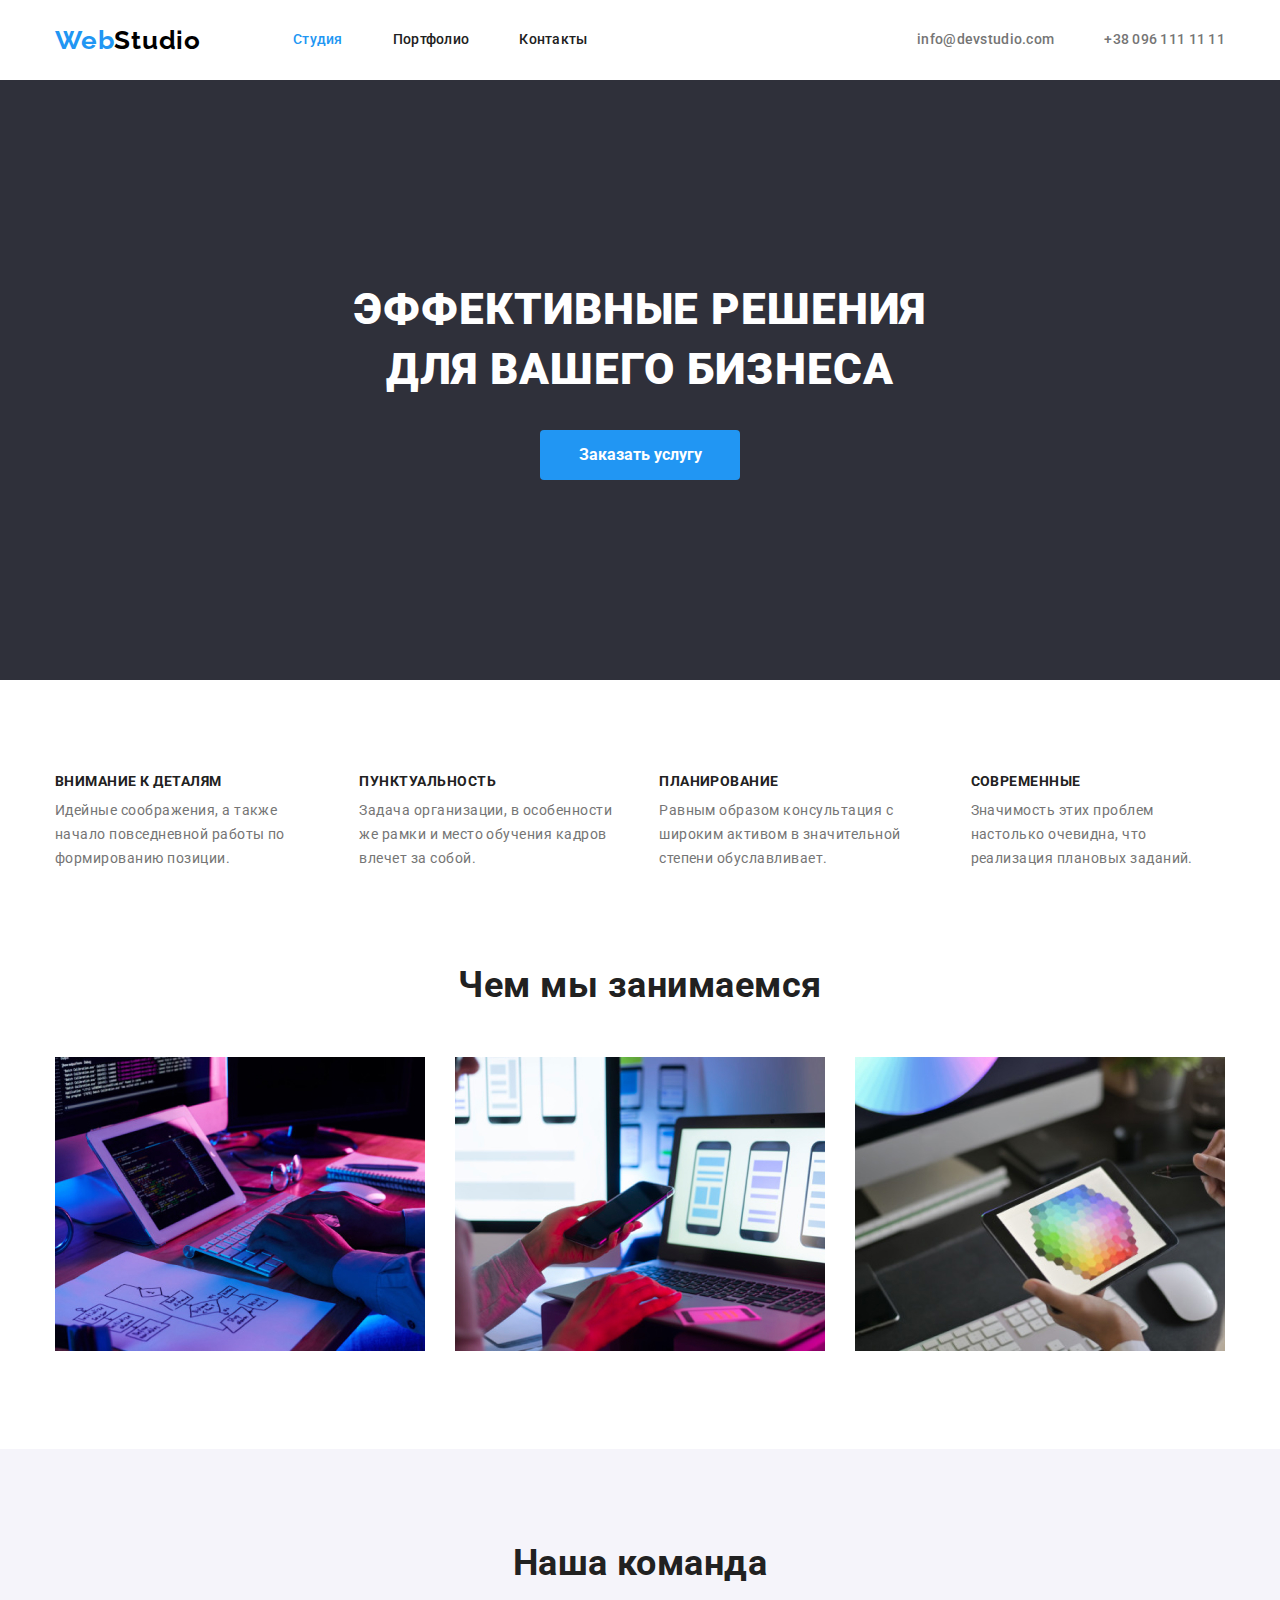
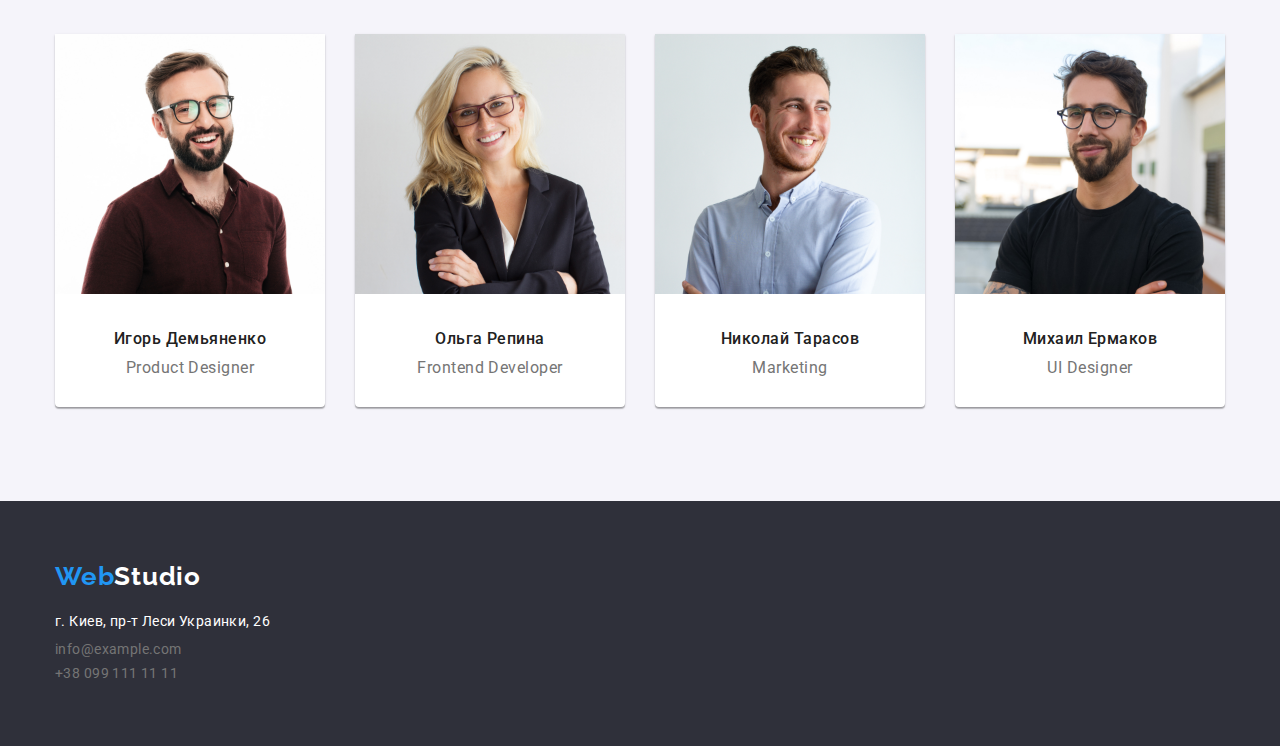
<file: index.html>
<!DOCTYPE html> 
<html lang="ru">
<head>
    <meta charset="UTF-8">
    <meta name="viewport" content="width=device-width, initial-scale=1.0">
    <title>Document</title>
    <link rel="preconnect" href="https://fonts.gstatic.com">
    <link href="https://fonts.googleapis.com/css2?family=Raleway:wght@700&family=Roboto:wght@400;500;700;900&display=swap"
        rel="stylesheet">
    <link rel="stylesheet" href="https://cdnjs.cloudflare.com/ajax/libs/modern-normalize/1.0.0/modern-normalize.min.css">
    <link rel="stylesheet" href="./CSS/style.css">
</head>

<body>
    <!-- навигация в Header-->
    <header class="header">         
    <div class="container">
        <nav class="main-nav">
            <a href="#" class="logo link"><span class="web">Web</span><span class="studio">Studio</span></a>
            <ul class="site-nav list">
                <li class="item"><a class="link current" href="#">Студия</a></li>
                <li class="item"><a class="link" href="./portfolio.html">Портфолио</a></li>
                <li class="item"><a class="link" href="#">Контакты</a></li>
            </ul>
        </nav>
        <div class="auth-nav">
            <a class="adress-header link" href="info@devstudio.com">info@devstudio.com</a>
            <a class="adress-header link" href="+380961111111">+38 096 111 11 11</a> 
        </div>
    </div>
    </header>
    <main>
        <!-- Cекция Герой-->
        <section class="hero">
            <h1 class="hero-title">Эффективные решения<br>
                для вашего бизнеса</h1>
            <button type="button" class="button-hero">Заказать услугу</button>
        </section>
        
        <!-- Секция Сильные стороны-->
        <section class="section">
            <div class="container">
                <h2 class="section-title hidden">Сильные стороны</h2> <!-- Скрытый заголовок-->
            <ul class="advantages list">
                <li class="advantages-list">
                    <h3 class="title">Внимание к деталям</h3>
                    <p class="text">Идейные соображения, а также начало повседневной работы по формированию позиции.</p>
                </li>
                <li class="advantages-list">
                    <h3 class="title">Пунктуальность</h3>
                    <p class="text">Задача организации, в особенности же рамки и место обучения кадров влечет за собой.</p>
                </li>
                <li class="advantages-list">
                    <h3 class="title">Планирование</h3>
                    <p class="text">Равным образом консультация с широким активом в значительной степени обуславливает.</p>
                </li>
                <li class="advantages-list">
                    <h3 class="title">Современные</h3>
                    <p class="text">Значимость этих проблем настолько очевидна, что реализация плановых заданий.</p>
                </li>
            </ul>      
            </div>
        </section>
        
        <!-- Секция Чем мы занимаемся-->
        <section class="section job">
           <div class="container">
            <h2 class="section-title">Чем мы занимаемся</h2>
            <ul class="job-list list">
                <li class="job-foto">
                    <a href="/"><img src="./images/img-1.jpg" alt="делаем верстку" width="370"/></a>
                </li>
                <li class="job-foto">
                    <a href="/"><img src="./images/img-2.jpg" alt="проверяем адаптивность" width="370"/></a>
                </li>
                <li class="job-foto">
                    <a href="/"><img src="./images/img-3.jpg" alt="подбираем палитру" width="370"/></a>
                </li>
            </ul>
           </div>
        </section>

        <!-- Секция Наша команда-->
        <section class="section team">
            <div class="container">
                <h2 class="section-title">Наша команда</h2>
            <ul class="employer list">
                <li class="employer-card">
                    <img class="employer-foto" src="./images/img-team-1.jpg" alt="главный дизайнер" width="270"/>
                    <h3 class="title">Игорь Демьяненко</h3>
                    <p lang="en" class="text">Product Designer</p>
                </li>
                <li class="employer-card">
                    <img class="employer-foto" src="./images/img-team-2.jpg" alt="фрондэенд разработчик" width="270"/>
                    <h3 class="title">Ольга Репина</h3>
                    <p lang="en" class="text">Frontend Developer</p>
                </li>
                <li class="employer-card">
                    <img class="employer-foto" src="./images/img-team-3.jpg" alt="маркетинг" width="270"/>
                    <h3 class="title">Николай Тарасов</h3>
                    <p lang="en" class="text">Marketing</p>
                </li>
                <li class="employer-card">
                    <img class="employer-foto" src="./images/img-team-4.jpg" alt="дизайнер" width="270"/>
                    <h3 class="title">Михаил Ермаков</h3>
                    <p lang="en" class="text">UI Designer</p>
                </li>
            </ul>
            </div>
        </section>
    </main>
    <!-- Подвал -->
    <footer>
        <div class="container footer">
            <a class="logo-footer link" href="#"><span class="web">Web</span><span class="studio-footer">Studio</span></a>  
        <address>
            <span class="adress">г. Киев, пр-т Леси Украинки, 26</span><br/>
            <a class="adress-footer link" href="info@example.com">info@example.com</a><br/>
            <a class="adress-footer link" href="+380991111111">+38 099 111 11 11</a><br/>
        </address>
        </div>
    </footer>
</body>
</html>
</file>
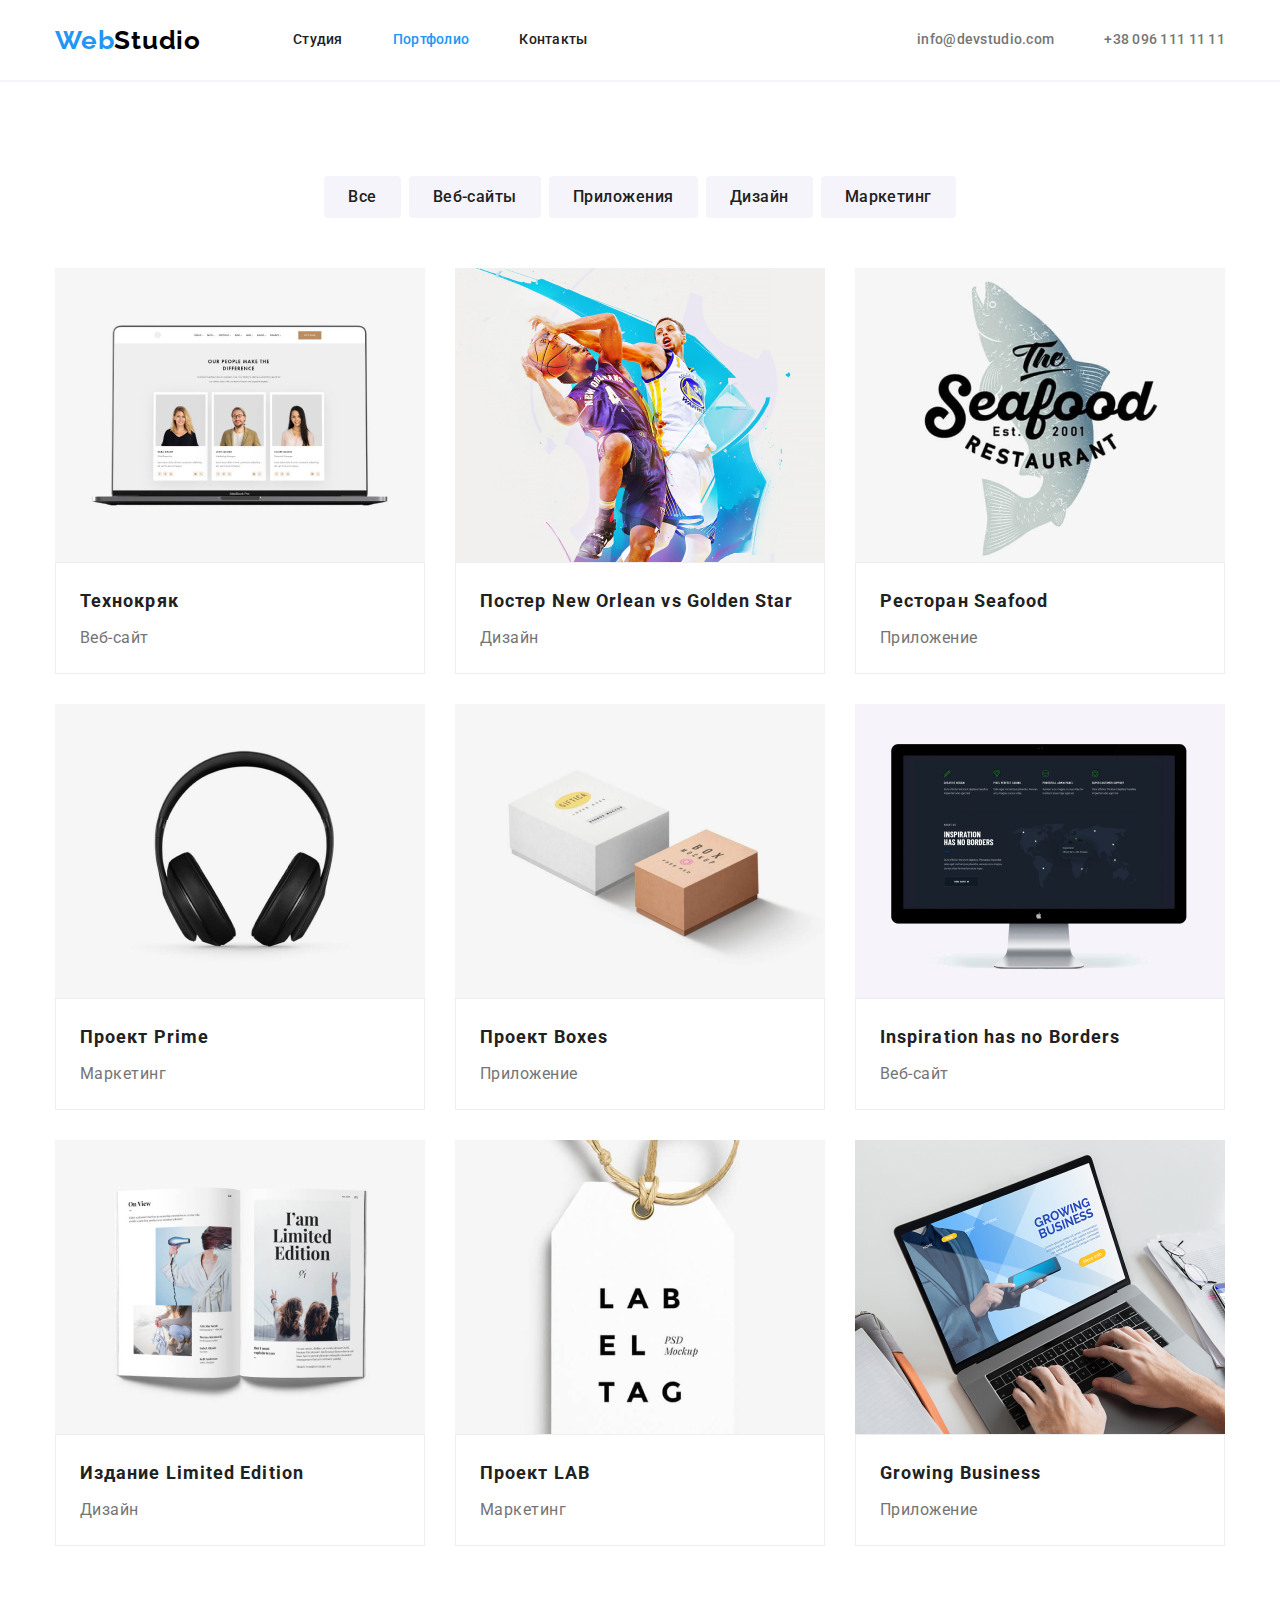
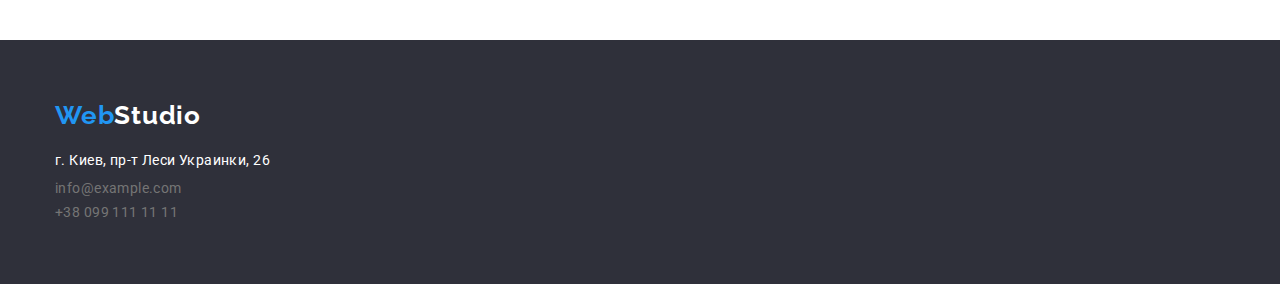
<file: portfolio.html>
<!DOCTYPE html>
<html lang="ru">
<head>
    <meta charset="UTF-8">
    <meta name="viewport" content="width=device-width, initial-scale=1.0">
    <title>Portfolio</title>
    <link rel="preconnect" href="https://fonts.gstatic.com">
    <link href="https://fonts.googleapis.com/css2?family=Raleway:wght@700&family=Roboto:wght@400;500;700;900&display=swap"
        rel="stylesheet">
    <link rel="stylesheet" href="https://cdnjs.cloudflare.com/ajax/libs/modern-normalize/1.0.0/modern-normalize.min.css">
    <link rel="stylesheet" href="./CSS/style.css">
</head>
<body>
    <header class="header line">         
        <div class="container">
            <nav class="main-nav">
                <a href="#" class="logo link"><span class="web">Web</span><span class="studio">Studio</span></a>
                <ul class="site-nav list">
                    <li class="item"><a class="link" href="./index.html" >Студия</a></li>
                    <li class="item"><a href="#" class="link current">Портфолио</a></li>
                    <li class="item"><a href="#" class="link">Контакты</a></li>
                </ul>
            </nav>
            <div class="auth-nav">
                <a href="info@devstudio.com" class="adress-header link">info@devstudio.com</a>
                <a href="+380961111111" class="adress-header link">+38 096 111 11 11</a> 
            </div>
        </div>
        </header>
    <main>
        <!-- Секция Герой2 -->
        <section class="section"> 
            <div class="container">
            <h1 class="section-title hidden">Портфолио</h1> <!-- Невидимый заголовок-->  
            <h2 class="section-title hidden">Навигация по работам</h2> <!-- Невидимый зголовок -->
            <!-- Кнопки-->
            <ul class="buttons list">
                <li class="button-item"><button type="button" class="button">Все</button></li>
                <li class="button-item"><button type="button" class="button">Веб-сайты</button></li>
                <li class="button-item"><button type="button" class="button">Приложения</button></li>
                <li class="button-item"><button type="button" class="button">Дизайн</button></li>
                <li class="button-item"><button type="button" class="button">Маркетинг</button></li>
            </ul>
            <!-- Перечень работ -->
            <ul class="project list">
                <li class="rpoject-elements">
                    <a class="project-card link" href="#">
                        <img class="projet-img" src="./images/port-1.jpg" alt="пример веб-сайта на ноутбуке" width="370">
                        <div class="card-list">
                            <h3 class="title">Технокряк</h3>
                            <p class="text">Веб-сайт</p>
                        </div>
                    </a>
                </li>
                <li class="rpoject-elements">
                    <a class="project-card link" href="#">
                        <img class="projet-img" src="./images/port-2.jpg" alt="постер игры двух боскетболистов" width="370">
                        <div class="card-list">
                            <h3 class="title">Постер New Orlean vs Golden Star</h3>
                            <p class="text">Дизайн</p>
                        </div>
                    </a>
                </li>
                <li class="rpoject-elements">
                    <a class="project-card link" href="#">
                        <img class="projet-img" src="./images/port-3.jpg" alt="логотип ресторана" width="370"/>
                        <div class="card-list">
                            <h3 class="title">Ресторан Seafood</h3>
                            <p class="text">Приложение</p>
                        </div>
                    </a>
                </li>
                <li class="rpoject-elements">
                    <a class="project-card link" href="#">
                        <img class="projet-img" src="./images/port-4.jpg" alt="черыне наущники" width="370"/>
                        <div class="card-list">
                            <h3 class="title">Проект Prime</h3>
                            <p class="text">Маркетинг</p>
                        </div>
                    </a>
                </li>
                <li class="rpoject-elements">
                    <a class="project-card link" href="#">
                        <img class="projet-img" src="./images/port-5.jpg" alt="две коробки разного размера" width="370"/>
                        <div class="card-list">
                            <h3 class="title">Проект Boxes</h3>
                            <p class="text">Приложение</p>
                        </div>
                    </a>
                </li>
                <li class="rpoject-elements">
                    <a class="project-card link" href="#">
                        <img class="projet-img" src="./images/port-6.jpg" alt="примез отображения сайта на мониторе" width="370"/>
                        <div class="card-list">
                            <h3 class="title">Inspiration has no Borders</h3>
                            <p class="text">Веб-сайт</p>
                        </div>
                    </a>
                </li>
                <li class="rpoject-elements">
                    <a class="project-card link" href="#">
                        <img class="projet-img" src="./images/port-7.jpg" alt="дизайн одной из страниц журнала" width="370"/>
                        <div class="card-list">
                            <h3 class="title">Издание Limited Edition</h3>
                            <p class="text">Дизайн</p>
                        </div>
                    </a>
                </li>
                <li class="rpoject-elements">
                    <a class="project-card link" href="#">
                        <img class="projet-img" src="./images/port-8.jpg" alt="логотип проекта" width="370"/>
                        <div class="card-list">
                            <h3 class="title">Проект LAB</h3>
                            <p class="text">Маркетинг</p>
                        </div>
                    </a>
                </li>
                <li class="rpoject-elements">
                    <a class="project-card link" href="#">
                        <img class="projet-img" src="./images/port-9.jpg" alt="работа за ноутбуком" width="370"/>
                        <div class="card-list">
                            <h3 class="title">Growing Business</h3>
                            <p class="text">Приложение</p>
                        </div>
                    </a>
                </li>
            </ul>
            </div>
        </section>
    </main>
    <footer>
        <div class="container footer">
            <a class="logo-footer link" href="#"><span class="web">Web</span><span class="studio-footer">Studio</span></a>  
        <address>
            <span class="adress">г. Киев, пр-т Леси Украинки, 26</span><br/>
            <a class="adress-footer link" href="info@example.com">info@example.com</a><br/>
            <a class="adress-footer link" href="+380991111111">+38 099 111 11 11</a><br/>
        </address>
        </div>
    </footer>
</body>
</html>
</file>
<file: CSS/style.css>
html{
    box-sizing: border-box;
}

*, ::before, ::after{
    box-sizing: inherit;
}

:root {
    --primary-text-color: #757575;
    --secondary-text-color: #212121;

    --footer-text-color; rgba(255, 255, 255, 0.6);
    --white-text-color: #ffffff; 
    --black-text-color: #000000;

    --main-bgc-color: #FFFFFF;
    --secondary-bgc-color: #f5f4fa;
    --dark-bgc-color: #2f303a; 

    --accent-color: #2196f3;  
}
/* стили для body */
body {
    margin: 0;
    background-color: var(--main-bgc-color);
    color: var(--primary-text-color);
    font-family: Roboto, sans-serif;
}

header{
    background-color: var(--white-text-color);
}

.header.line{
    border-bottom: 2px solid var(--secondary-bgc-color);
}

.link{
    text-decoration: none;
}

.list {
    list-style: none;
    padding: 0;
    margin:0;
}

/*------------- header*/   
/* nav */
.header > .container{
    display: flex;
    align-items: center;
}
.container{
    width: 1200px;
    padding-left: 15px;
    padding-right: 15px;
    margin: 0px auto;

    /* outline: 3px solid tomato; */
}

.main-nav{
    display: flex;
    align-items: center;
}

.logo{
    margin-right: 92px;

    font-family: Raleway;
    font-weight: 700;
    font-size: 26px;
    line-height: 1.19;
    letter-spacing: 0.03em;
}
.web{ 
    color: var(--accent-color);
}
.studio{
    color: var(--black-text-color);
}

.site-nav{
    display: flex;
}

.site-nav .item:not(:last-child){
    margin-right: 50px;
}
 
.site-nav .link{
    display: block;
    padding: 32px 0;

    color: var(--secondary-text-color);
    font-weight: 500;
    font-size: 14px;
    line-height: 1.14;
    letter-spacing: 0.02em;
}

.site-nav .link.current{
    color: var(--accent-color)
}

.site-nav .link:hover{
    color: var(--accent-color);
}

.auth-nav{
    display: flex;
    margin-left: auto;
    align-items: center;
}
.auth-nav .link{
    padding: 32px 0px;
}

.auth-nav .adress-header:hover{
    color: var(--accent-color);
}
.auth-nav>.link:not(:last-child){
    margin-right: 50px;
}

.adress-header{
    color: var(--primary-text-color);
    font-family: Roboto;
    font-weight: 500;
    font-size: 14px;
    line-height: 1.14;
    letter-spacing: 0.02em;
}


.adress-header:hover,
.adress-header:focus{
    color: var(--accent-color);
}

/*------------ main*/
/* стили для hero*/
.hero{
    /* outline: 3px solid tomato; */
    padding: 200px 0;
    background-color: var(--dark-bgc-color);
    letter-spacing: 0.06em;
    text-align: center;
}
.hero-title {
    margin-top: 0; 
    margin-bottom: 30px;
    color: #ffffff;

    font-weight: 900;
    font-size: 44px;
    line-height: 1.36;
    text-transform: uppercase;
}
.button-hero{
    display: inline-block;
    border-radius: 4px; 
    border-style: none;
    padding: 10px 32px;
    min-width: 200px;
    cursor:pointer;
    outline: transparent;

    color: var(--white-text-color);
    background-color: var(--accent-color);
    font-weight:700;
    font-size: 16px;
    line-height: 1.87;
    text-align: center;  
    
}
/*section*/ 
.section{
    letter-spacing: 0.03em;
    padding: 94px 0;
}
.section-title.hidden{
    position: absolute;
    clip: rect(0 0 0 0);
    width: 1px;
    height: 1px;
    margin: -1px;
}

.section-title{
    color: var(--secondary-text-color);
    margin-top: 0px;
    margin-bottom: 50px;

    font-weight: 700;
    font-size: 36px;
    line-height: 1,16;
    text-align: center;
}
.advantages.list{
    display: flex;
}

.advantages-list:not(:last-child){
    margin-right: 30px;
}
.section.team{
    background-color: var(--secondary-bgc-color);
}

.advantages .title{
    color: var(--secondary-text-color);
    margin-top: 0px;
    margin-bottom: 10px;

    font-weight: 700;
    font-size: 14px;
    line-height: 1.14;
    text-transform: uppercase;
}

.advantages p{
    margin-top: 0px;
    margin-bottom: 0px;
}
.advantages .text{
    margin-top: 0px;
    font-weight: 400;
    font-size: 14px;
    line-height: 1.71;
}

.section.job{
    padding-top: 0px;
}

.job-list{
    display: flex;
}
.job-foto:not(:last-child){
    margin-right: 30px;

}
.employer.list{
    display: flex;
}
.employer-card{
    width:270px;
    background-color: white;
    box-shadow: 0px 1px 3px rgba(0, 0, 0, 0.12), 0px 1px 1px rgba(0, 0, 0, 0.14), 0px 2px 1px rgba(0, 0, 0, 0.2);
    border-radius: 0px 0px 4px 4px;
}

.employer-card:not(:last-child){
    margin-right: 30px;
    
}

.employer-foto{
    margin-bottom: 30px;
}

.employer .title{
    color: var(--secondary-text-color);
    margin-top: 0px;
    margin-bottom: 10px;
    
    font-weight: 500;
    font-size: 16px;
    line-height: 1.19;
    text-align: center;

}
.employer .text{
    margin-top: 0px;
    margin-bottom: 30px;

    font-weight: 400;
    font-size: 16px;
    line-height: 1.19;
    text-align: center;
    }
/*-------------footer*/
footer{
    padding: 60px 0px;
    background-color: var(--dark-bgc-color);
}

.logo-footer{
    display: inline-block;
    margin-bottom: 20px;

    font-family: Raleway;
    font-weight: 700;
    font-size: 26px;
    line-height: 1.19;
    letter-spacing: 0.03em;
}

.studio-footer{
    color: var(--white-text-color);
}
.adress{
    display: inline-block;
    padding-bottom: 9px;

    color: var(--white-text-color);
    font-style: normal;  
    font-weight: 400;
    font-size: 14px;
    line-height: 1.71x;
    letter-spacing: 0.03em;
}

.adress-footer {
    color: var(--footer-text-color);  
    font-style: normal;
    font-weight: 400;
    font-size: 14px;
    line-height: 1.71;
    letter-spacing: 0.03em;
}

.adress-footer:hover{
    color: var(--accent-color);
}

/* Страница портфолио*/
/* Кнопки */
.buttons{
    display: flex;
    justify-content:center;
    margin-bottom: 50px;
}

.button-item:not(:last-child){
    margin-right: 8px;
}

.button{
    padding: 6px 22px;
    cursor:pointer;
    border-radius: 4px;
    border-color: transparent;
    color: var(--secondary-text-color);
    background-color: var(--secondary-bgc-color);

    font-family: inherit;
    font-weight: 500;
    font-size: 16px;
    line-height: 1.62;
    text-align: center;
    letter-spacing: 0.03em;
}

.button:hover, 
.button:focus {
    color: var(--white-text-color);
    background-color: var(--accent-color);
    box-shadow: 0px 3px 1px rgba(0, 0, 0, 0.1), 0px 1px 2px rgba(0, 0, 0, 0.08), 0px 2px 2px rgba(0, 0, 0, 0.12);
}

.project.list{
    display: flex;
    flex-wrap: wrap;
}

.rpoject-elements{
    margin-right: 30px;
    margin-bottom: 30px;
}
 
.rpoject-elements:nth-child(3n){
    margin-right: 0px;
}

.rpoject-elements:nth-last-child(-n+3){
    margin-bottom: 0px;
}

.projet-img{
    display: block;
    /* margin-bottom: 20px; */
}

.project .title{
    color: var(--secondary-text-color);
    margin: 0 0 4px;

    font-weight: 700;
    font-size: 18px;
    line-height: 2;
    letter-spacing: 0.06em;
}
.project .text{
    color: var(--primary-text-color);
    margin: 0px;

    font-weight: 400;
    font-size: 16px;
    line-height: 1.87;
    letter-spacing: 0.03em;
    }
.card-list{
    padding: 20px 24px;
    border: 1px solid #EEEEEE;
}
</file>
